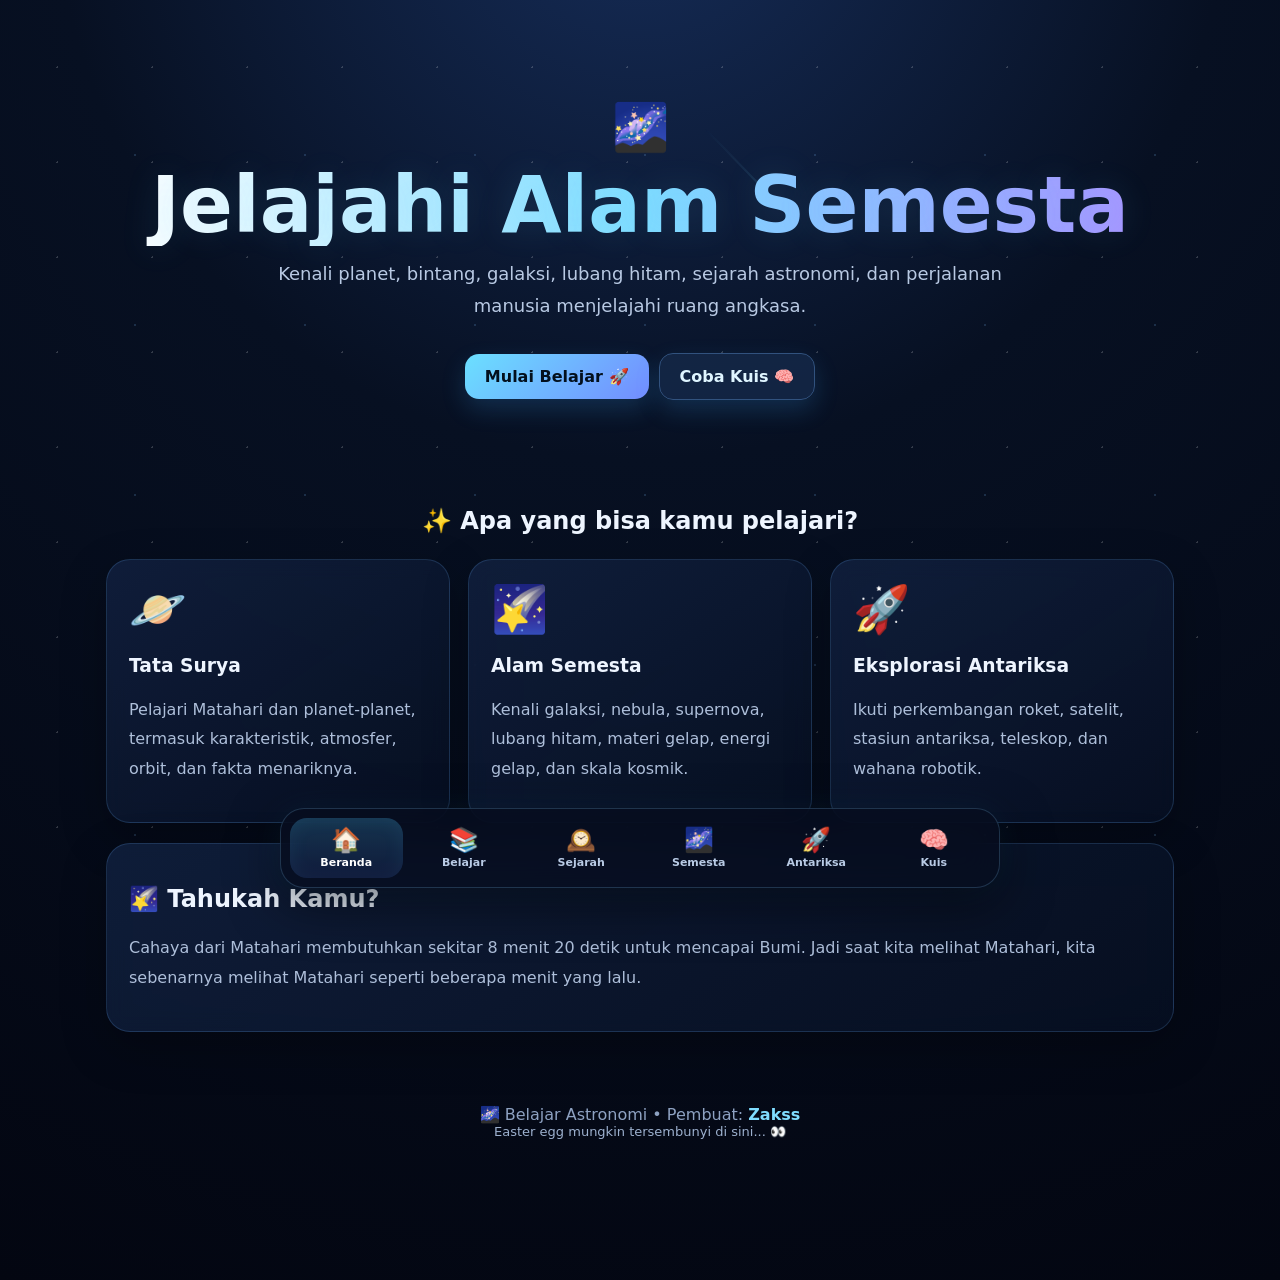
<file: index.html>
<!doctype html><html lang="id"><head>
<meta name="version" content="V8-METEOR-FIX"><meta charset="utf-8"><meta name="viewport" content="width=device-width,initial-scale=1"><title>Belajar Astronomi • Zakss</title><link rel="stylesheet" href="style.css"></head><body><div id="loader" class="loader"><div class="loaderbox"><img src="[data-uri]" alt="Logo Zakss"><h2>🌌 BELAJAR ASTRONOMI</h2><p>Yuk mempelajari luar angkasa<br>Pembuat: Zakss</p></div></div><nav class="bottom-nav"><a href="index.html" class="active"><span class="navicon">🏠</span><span>Beranda</span></a><a href="belajar.html" class=""><span class="navicon">📚</span><span>Belajar</span></a><a href="sejarah.html" class=""><span class="navicon">🕰️</span><span>Sejarah</span></a><a href="alam-semesta.html" class=""><span class="navicon">🌌</span><span>Semesta</span></a><a href="antariksa.html" class=""><span class="navicon">🚀</span><span>Antariksa</span></a><a href="kuis.html" class=""><span class="navicon">🧠</span><span>Kuis</span></a></nav><main class="wrap"><section class="hero"><div class="icon">🌌</div><h1>Jelajahi Alam Semesta</h1><p>Kenali planet, bintang, galaksi, lubang hitam, sejarah astronomi, dan perjalanan manusia menjelajahi ruang angkasa.</p><a class="btn" href="belajar.html">Mulai Belajar 🚀</a><a class="btn alt" href="kuis.html">Coba Kuis 🧠</a></section><h2 class="section-title">✨ Apa yang bisa kamu pelajari?</h2><div class="grid"><div class="card"><div class="icon">🪐</div><h3>Tata Surya</h3><p class="muted">Pelajari Matahari dan planet-planet, termasuk karakteristik, atmosfer, orbit, dan fakta menariknya.</p></div><div class="card"><div class="icon">🌠</div><h3>Alam Semesta</h3><p class="muted">Kenali galaksi, nebula, supernova, lubang hitam, materi gelap, energi gelap, dan skala kosmik.</p></div><div class="card"><div class="icon">🚀</div><h3>Eksplorasi Antariksa</h3><p class="muted">Ikuti perkembangan roket, satelit, stasiun antariksa, teleskop, dan wahana robotik.</p></div></div><div class="card" style="margin-top:20px"><h2>🌠 Tahukah Kamu?</h2><p class="muted">Cahaya dari Matahari membutuhkan sekitar 8 menit 20 detik untuk mencapai Bumi. Jadi saat kita melihat Matahari, kita sebenarnya melihat Matahari seperti beberapa menit yang lalu.</p></div></main><footer class="footer">🌌 Belajar Astronomi • Pembuat: <span class="maker">Zakss</span><div class="small">Easter egg mungkin tersembunyi di sini... 👀</div></footer><div id="egg" class="modal"><div class="modalbox"><div style="font-size:48px">🥚</div><h2>EASTER EGG UNLOCKED!</h2><p class="muted">kenalin gw pacarnya fahira 😭</p><button class="btn" data-close>Tutup</button></div></div><script src="script.js"></script></body></html>
</file>
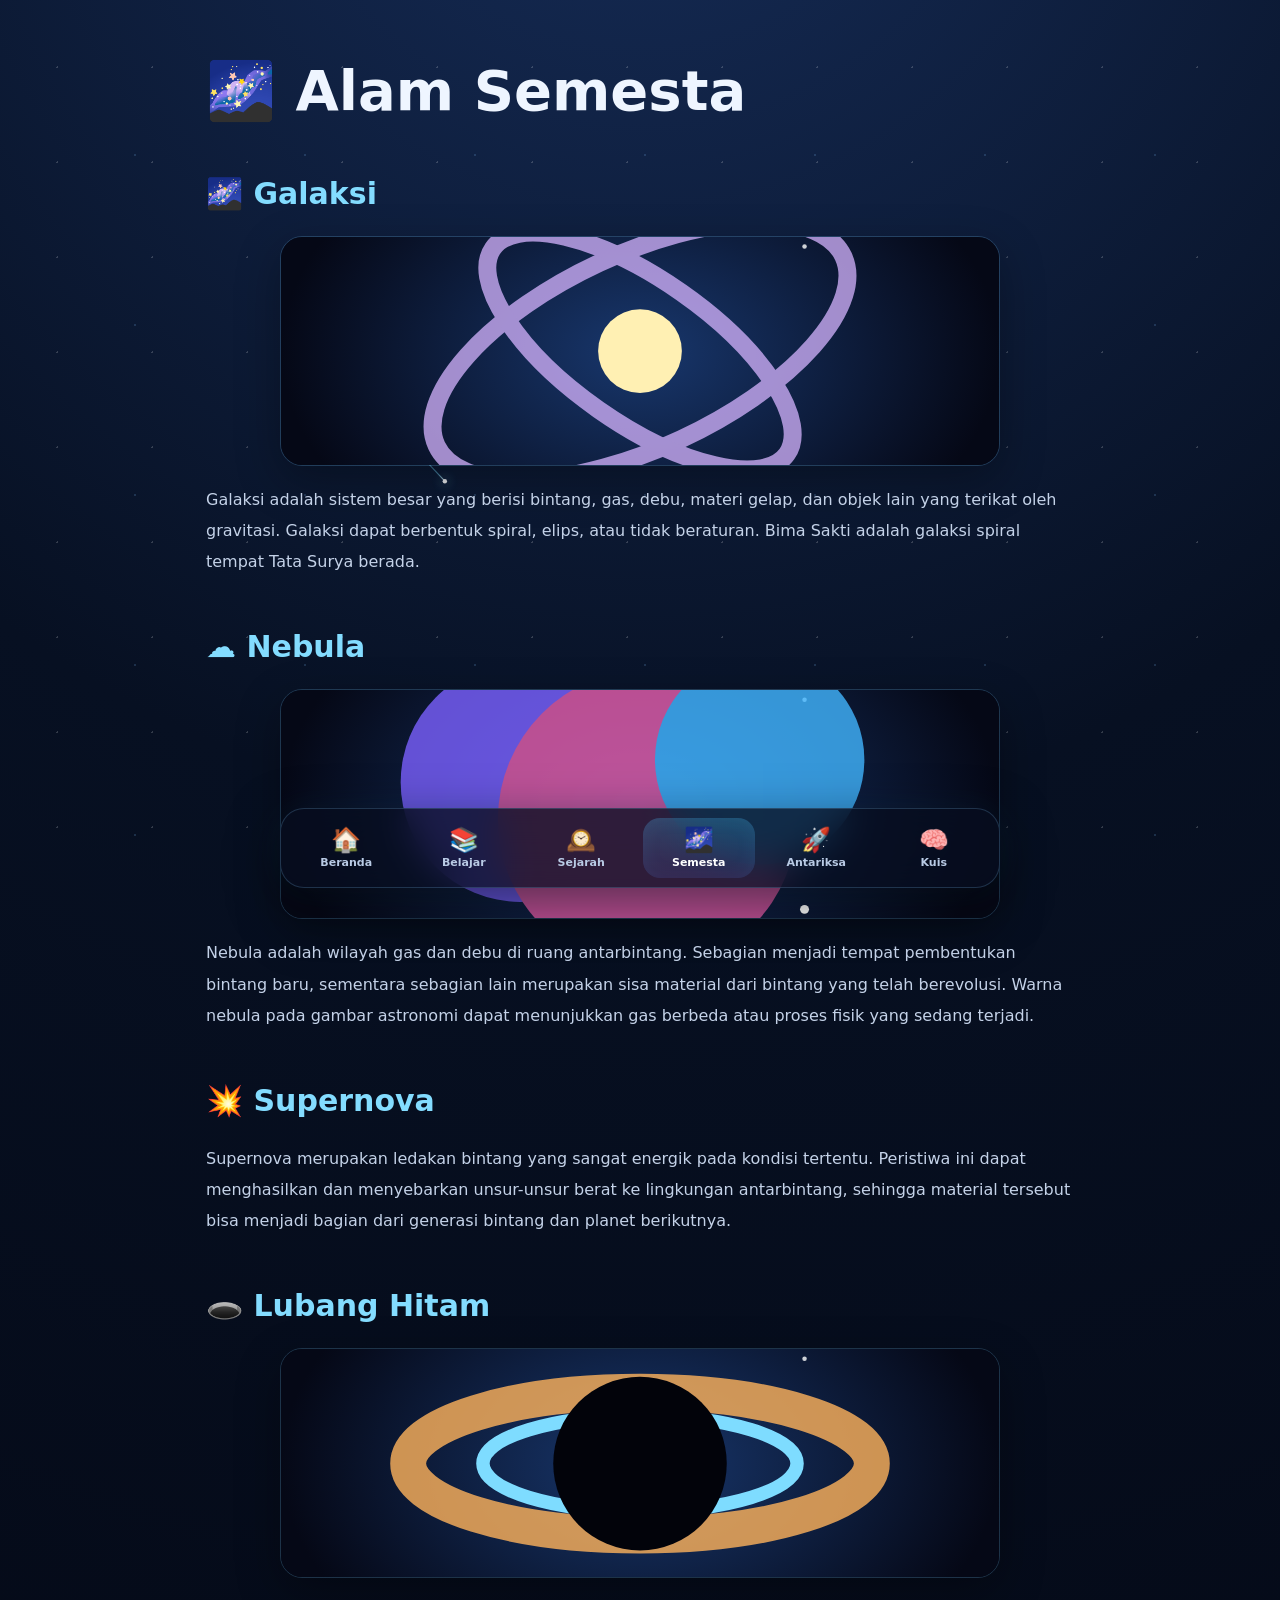
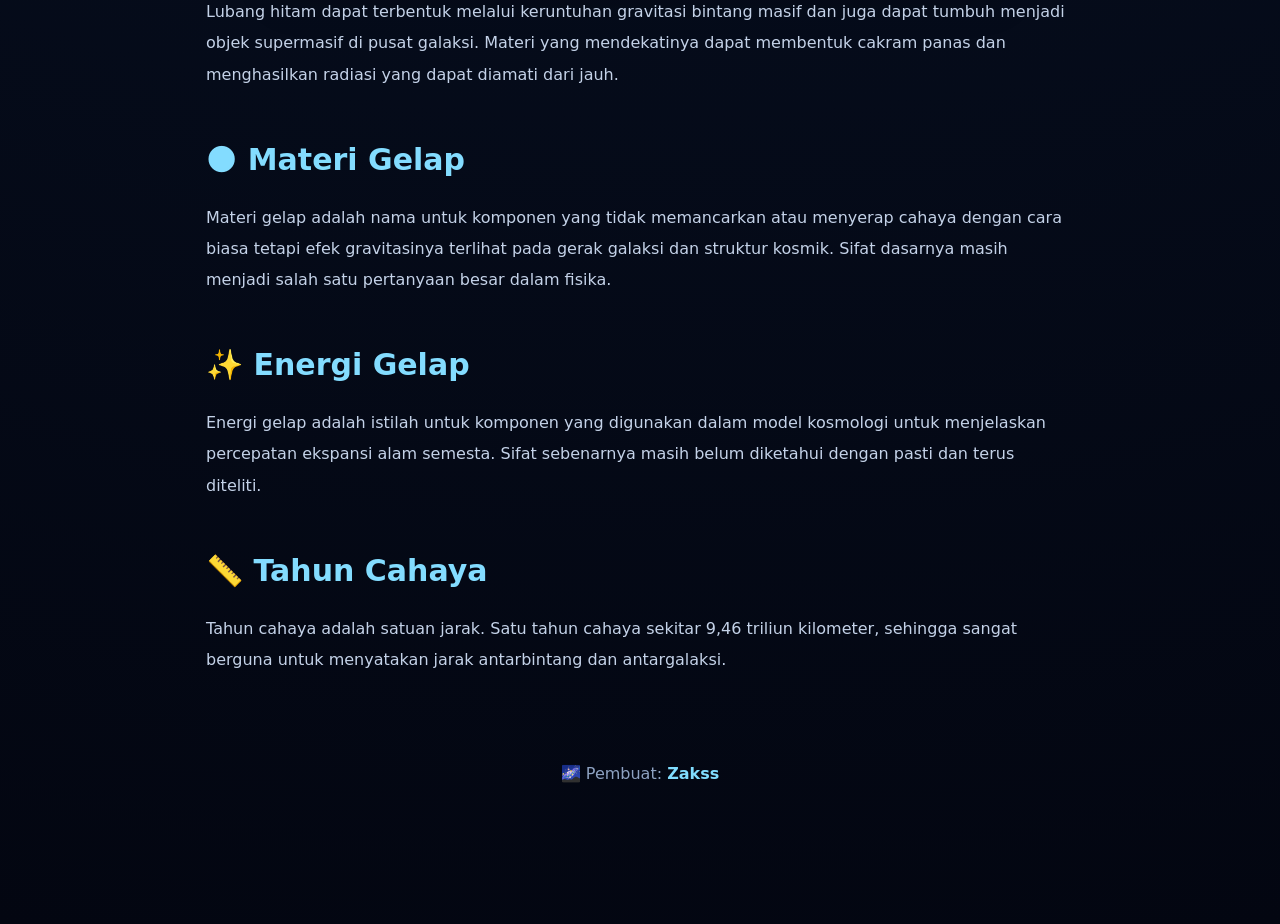
<file: alam-semesta.html>
<!doctype html><html lang="id"><head>
<meta name="version" content="V8-METEOR-FIX"><meta charset="utf-8"><meta name="viewport" content="width=device-width,initial-scale=1"><title>Alam Semesta</title><link rel="stylesheet" href="style.css"></head><body><div id="loader" class="loader"><div class="loaderbox"><img src="[data-uri]" alt="Logo Zakss"><h2>🌌 BELAJAR ASTRONOMI</h2><p>Yuk mempelajari luar angkasa<br>Pembuat: Zakss</p></div></div><nav class="bottom-nav"><a href="index.html" class=""><span class="navicon">🏠</span><span>Beranda</span></a><a href="belajar.html" class=""><span class="navicon">📚</span><span>Belajar</span></a><a href="sejarah.html" class=""><span class="navicon">🕰️</span><span>Sejarah</span></a><a href="alam-semesta.html" class="active"><span class="navicon">🌌</span><span>Semesta</span></a><a href="antariksa.html" class=""><span class="navicon">🚀</span><span>Antariksa</span></a><a href="kuis.html" class=""><span class="navicon">🧠</span><span>Kuis</span></a></nav><main class="wrap article"><h1>🌌 Alam Semesta</h1><h2>🌌 Galaksi</h2><img class="topic-img" src="[data-uri]" alt="Ilustrasi Galaksi"><p>Galaksi adalah sistem besar yang berisi bintang, gas, debu, materi gelap, dan objek lain yang terikat oleh gravitasi. Galaksi dapat berbentuk spiral, elips, atau tidak beraturan. Bima Sakti adalah galaksi spiral tempat Tata Surya berada.</p><h2>☁️ Nebula</h2><img class="topic-img" src="[data-uri]" alt="Ilustrasi Nebula"><p>Nebula adalah wilayah gas dan debu di ruang antarbintang. Sebagian menjadi tempat pembentukan bintang baru, sementara sebagian lain merupakan sisa material dari bintang yang telah berevolusi. Warna nebula pada gambar astronomi dapat menunjukkan gas berbeda atau proses fisik yang sedang terjadi.</p><h2>💥 Supernova</h2><p>Supernova merupakan ledakan bintang yang sangat energik pada kondisi tertentu. Peristiwa ini dapat menghasilkan dan menyebarkan unsur-unsur berat ke lingkungan antarbintang, sehingga material tersebut bisa menjadi bagian dari generasi bintang dan planet berikutnya.</p><h2>🕳️ Lubang Hitam</h2><img class="topic-img" src="[data-uri]" alt="Ilustrasi Lubang Hitam"><p>Lubang hitam dapat terbentuk melalui keruntuhan gravitasi bintang masif dan juga dapat tumbuh menjadi objek supermasif di pusat galaksi. Materi yang mendekatinya dapat membentuk cakram panas dan menghasilkan radiasi yang dapat diamati dari jauh.</p><h2>🌑 Materi Gelap</h2><p>Materi gelap adalah nama untuk komponen yang tidak memancarkan atau menyerap cahaya dengan cara biasa tetapi efek gravitasinya terlihat pada gerak galaksi dan struktur kosmik. Sifat dasarnya masih menjadi salah satu pertanyaan besar dalam fisika.</p><h2>✨ Energi Gelap</h2><p>Energi gelap adalah istilah untuk komponen yang digunakan dalam model kosmologi untuk menjelaskan percepatan ekspansi alam semesta. Sifat sebenarnya masih belum diketahui dengan pasti dan terus diteliti.</p><h2>📏 Tahun Cahaya</h2><p>Tahun cahaya adalah satuan jarak. Satu tahun cahaya sekitar 9,46 triliun kilometer, sehingga sangat berguna untuk menyatakan jarak antarbintang dan antargalaksi.</p></main><footer class="footer">🌌 Pembuat: <span class="maker">Zakss</span></footer><div id="egg" class="modal"><div class="modalbox"><h2>🥚 EASTER EGG</h2><p>kenalin gw pacarnya fahira 😭</p><button class="btn" data-close>Tutup</button></div></div><script src="script.js"></script></body></html>
</file>
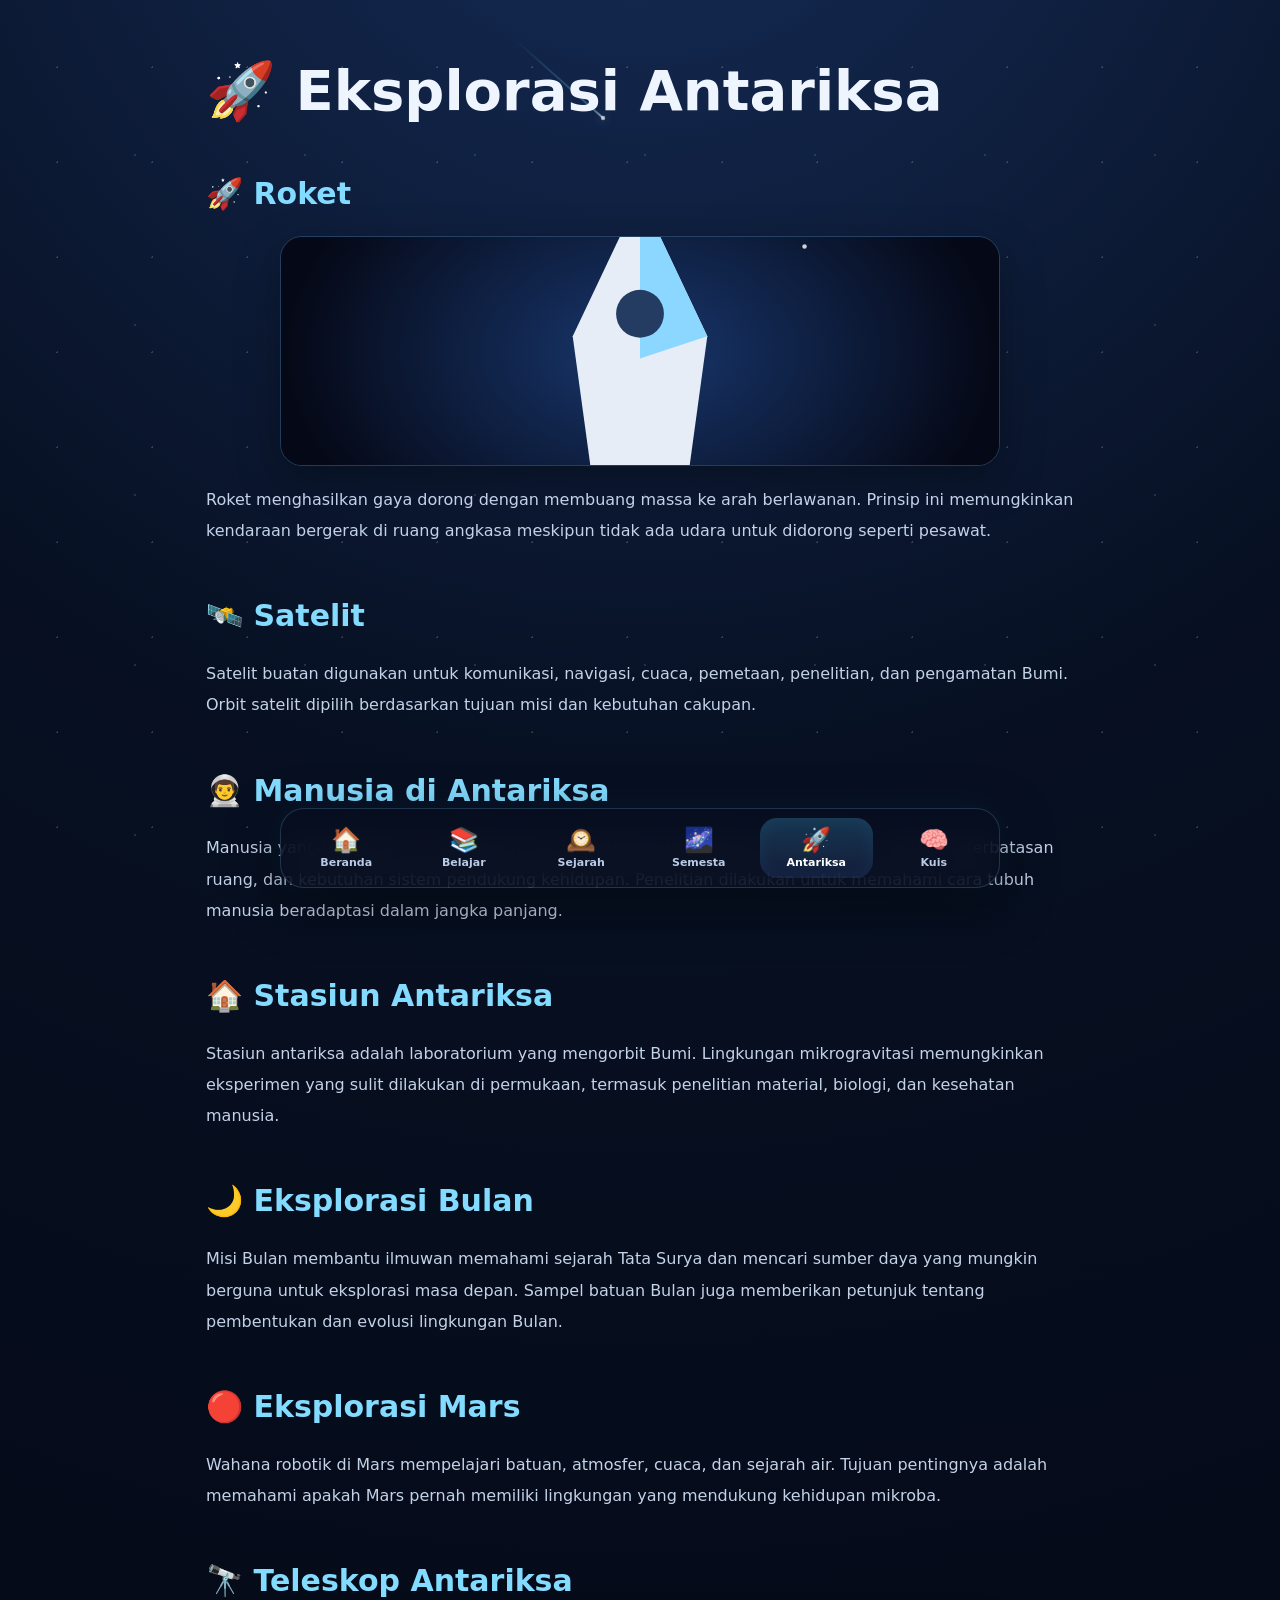
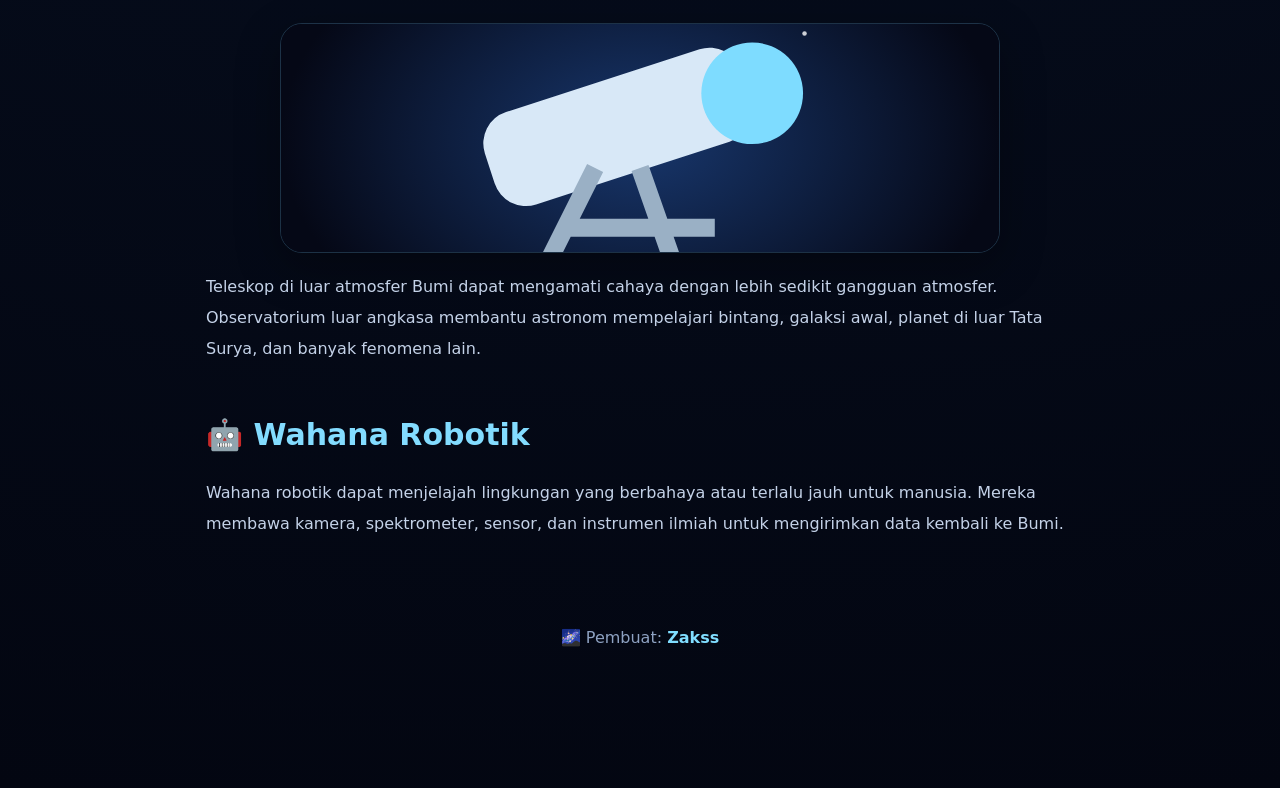
<file: antariksa.html>
<!doctype html><html lang="id"><head>
<meta name="version" content="V8-METEOR-FIX"><meta charset="utf-8"><meta name="viewport" content="width=device-width,initial-scale=1"><title>Eksplorasi Antariksa</title><link rel="stylesheet" href="style.css"></head><body><div id="loader" class="loader"><div class="loaderbox"><img src="[data-uri]" alt="Logo Zakss"><h2>🌌 BELAJAR ASTRONOMI</h2><p>Yuk mempelajari luar angkasa<br>Pembuat: Zakss</p></div></div><nav class="bottom-nav"><a href="index.html" class=""><span class="navicon">🏠</span><span>Beranda</span></a><a href="belajar.html" class=""><span class="navicon">📚</span><span>Belajar</span></a><a href="sejarah.html" class=""><span class="navicon">🕰️</span><span>Sejarah</span></a><a href="alam-semesta.html" class=""><span class="navicon">🌌</span><span>Semesta</span></a><a href="antariksa.html" class="active"><span class="navicon">🚀</span><span>Antariksa</span></a><a href="kuis.html" class=""><span class="navicon">🧠</span><span>Kuis</span></a></nav><main class="wrap article"><h1>🚀 Eksplorasi Antariksa</h1><h2>🚀 Roket</h2><img class="topic-img" src="[data-uri]" alt="Ilustrasi Roket"><p>Roket menghasilkan gaya dorong dengan membuang massa ke arah berlawanan. Prinsip ini memungkinkan kendaraan bergerak di ruang angkasa meskipun tidak ada udara untuk didorong seperti pesawat.</p><h2>🛰️ Satelit</h2><p>Satelit buatan digunakan untuk komunikasi, navigasi, cuaca, pemetaan, penelitian, dan pengamatan Bumi. Orbit satelit dipilih berdasarkan tujuan misi dan kebutuhan cakupan.</p><h2>👨‍🚀 Manusia di Antariksa</h2><p>Manusia yang tinggal di luar angkasa harus menghadapi lingkungan mikrogravitasi, radiasi, keterbatasan ruang, dan kebutuhan sistem pendukung kehidupan. Penelitian dilakukan untuk memahami cara tubuh manusia beradaptasi dalam jangka panjang.</p><h2>🏠 Stasiun Antariksa</h2><p>Stasiun antariksa adalah laboratorium yang mengorbit Bumi. Lingkungan mikrogravitasi memungkinkan eksperimen yang sulit dilakukan di permukaan, termasuk penelitian material, biologi, dan kesehatan manusia.</p><h2>🌙 Eksplorasi Bulan</h2><p>Misi Bulan membantu ilmuwan memahami sejarah Tata Surya dan mencari sumber daya yang mungkin berguna untuk eksplorasi masa depan. Sampel batuan Bulan juga memberikan petunjuk tentang pembentukan dan evolusi lingkungan Bulan.</p><h2>🔴 Eksplorasi Mars</h2><p>Wahana robotik di Mars mempelajari batuan, atmosfer, cuaca, dan sejarah air. Tujuan pentingnya adalah memahami apakah Mars pernah memiliki lingkungan yang mendukung kehidupan mikroba.</p><h2>🔭 Teleskop Antariksa</h2><img class="topic-img" src="[data-uri]" alt="Ilustrasi Teleskop Antariksa"><p>Teleskop di luar atmosfer Bumi dapat mengamati cahaya dengan lebih sedikit gangguan atmosfer. Observatorium luar angkasa membantu astronom mempelajari bintang, galaksi awal, planet di luar Tata Surya, dan banyak fenomena lain.</p><h2>🤖 Wahana Robotik</h2><p>Wahana robotik dapat menjelajah lingkungan yang berbahaya atau terlalu jauh untuk manusia. Mereka membawa kamera, spektrometer, sensor, dan instrumen ilmiah untuk mengirimkan data kembali ke Bumi.</p></main><footer class="footer">🌌 Pembuat: <span class="maker">Zakss</span></footer><div id="egg" class="modal"><div class="modalbox"><h2>🥚 EASTER EGG</h2><p>kenalin gw pacarnya fahira 😭</p><button class="btn" data-close>Tutup</button></div></div><script src="script.js"></script></body></html>
</file>
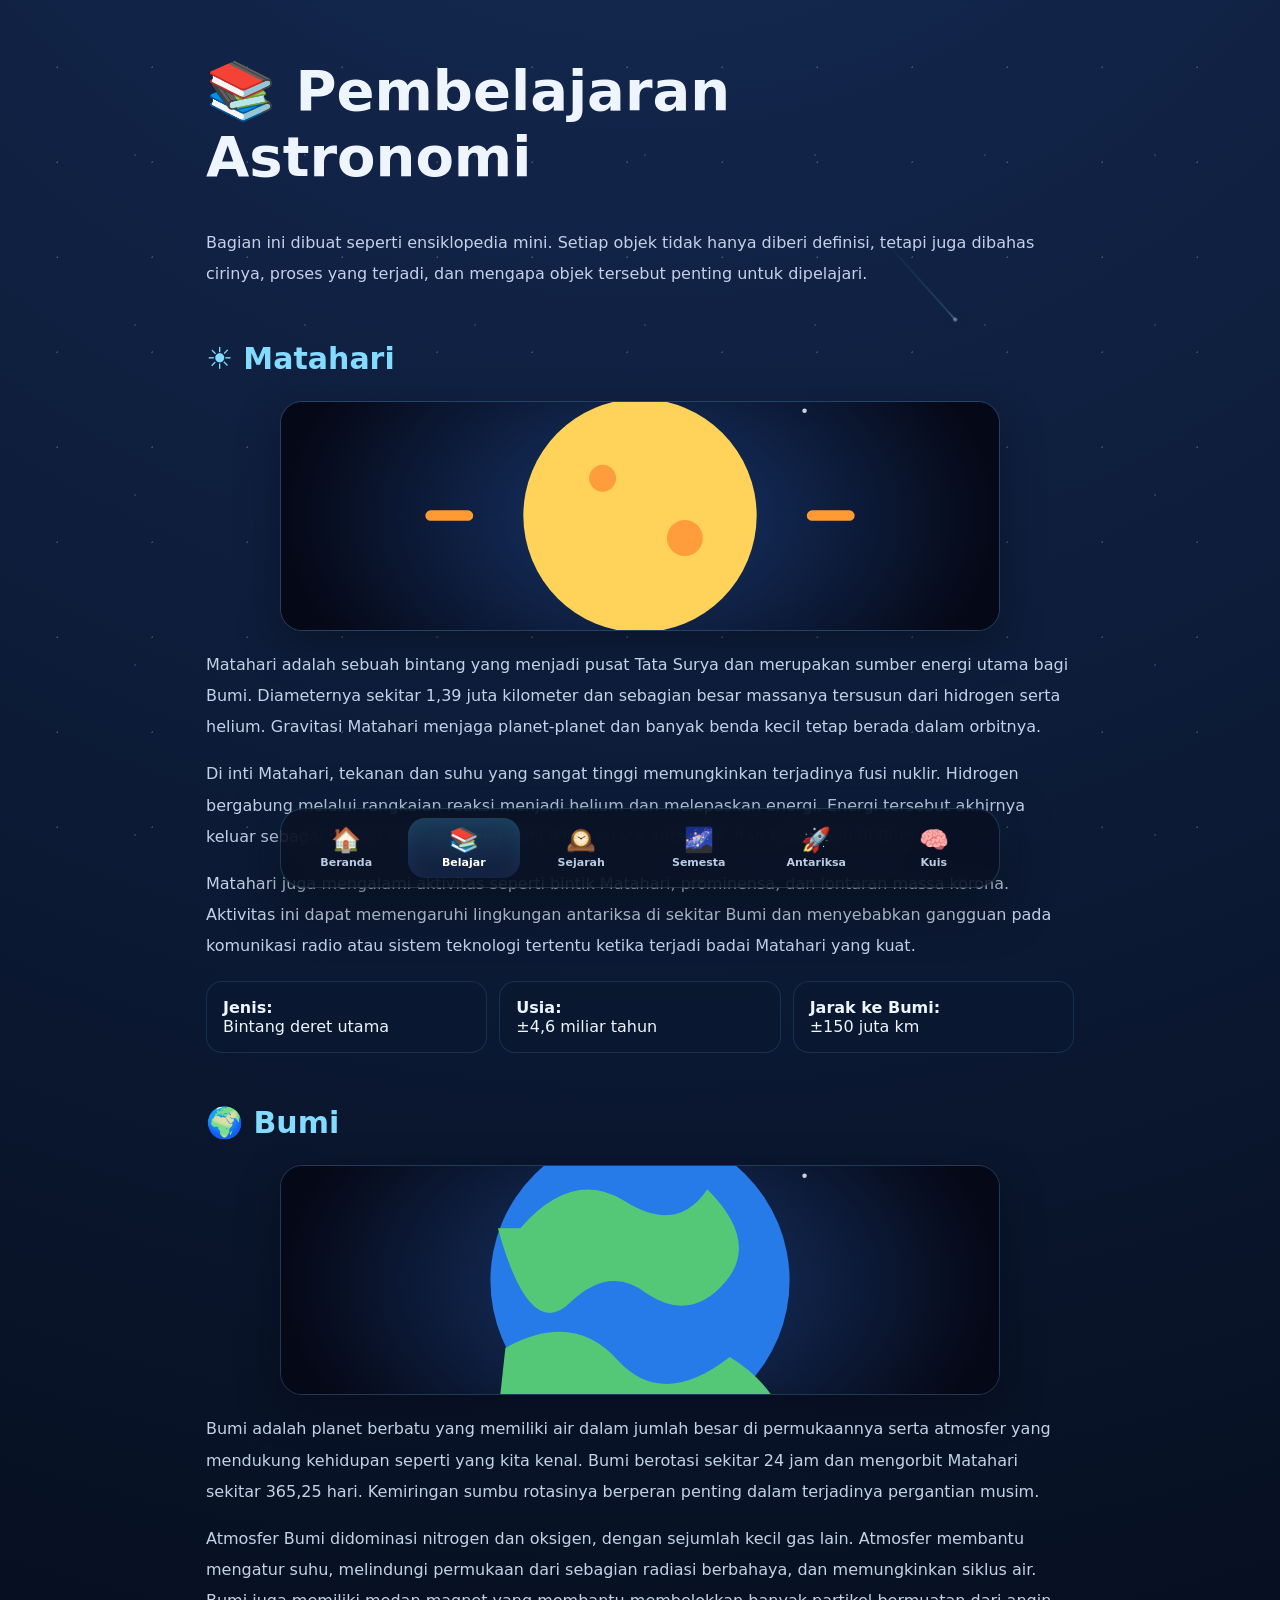
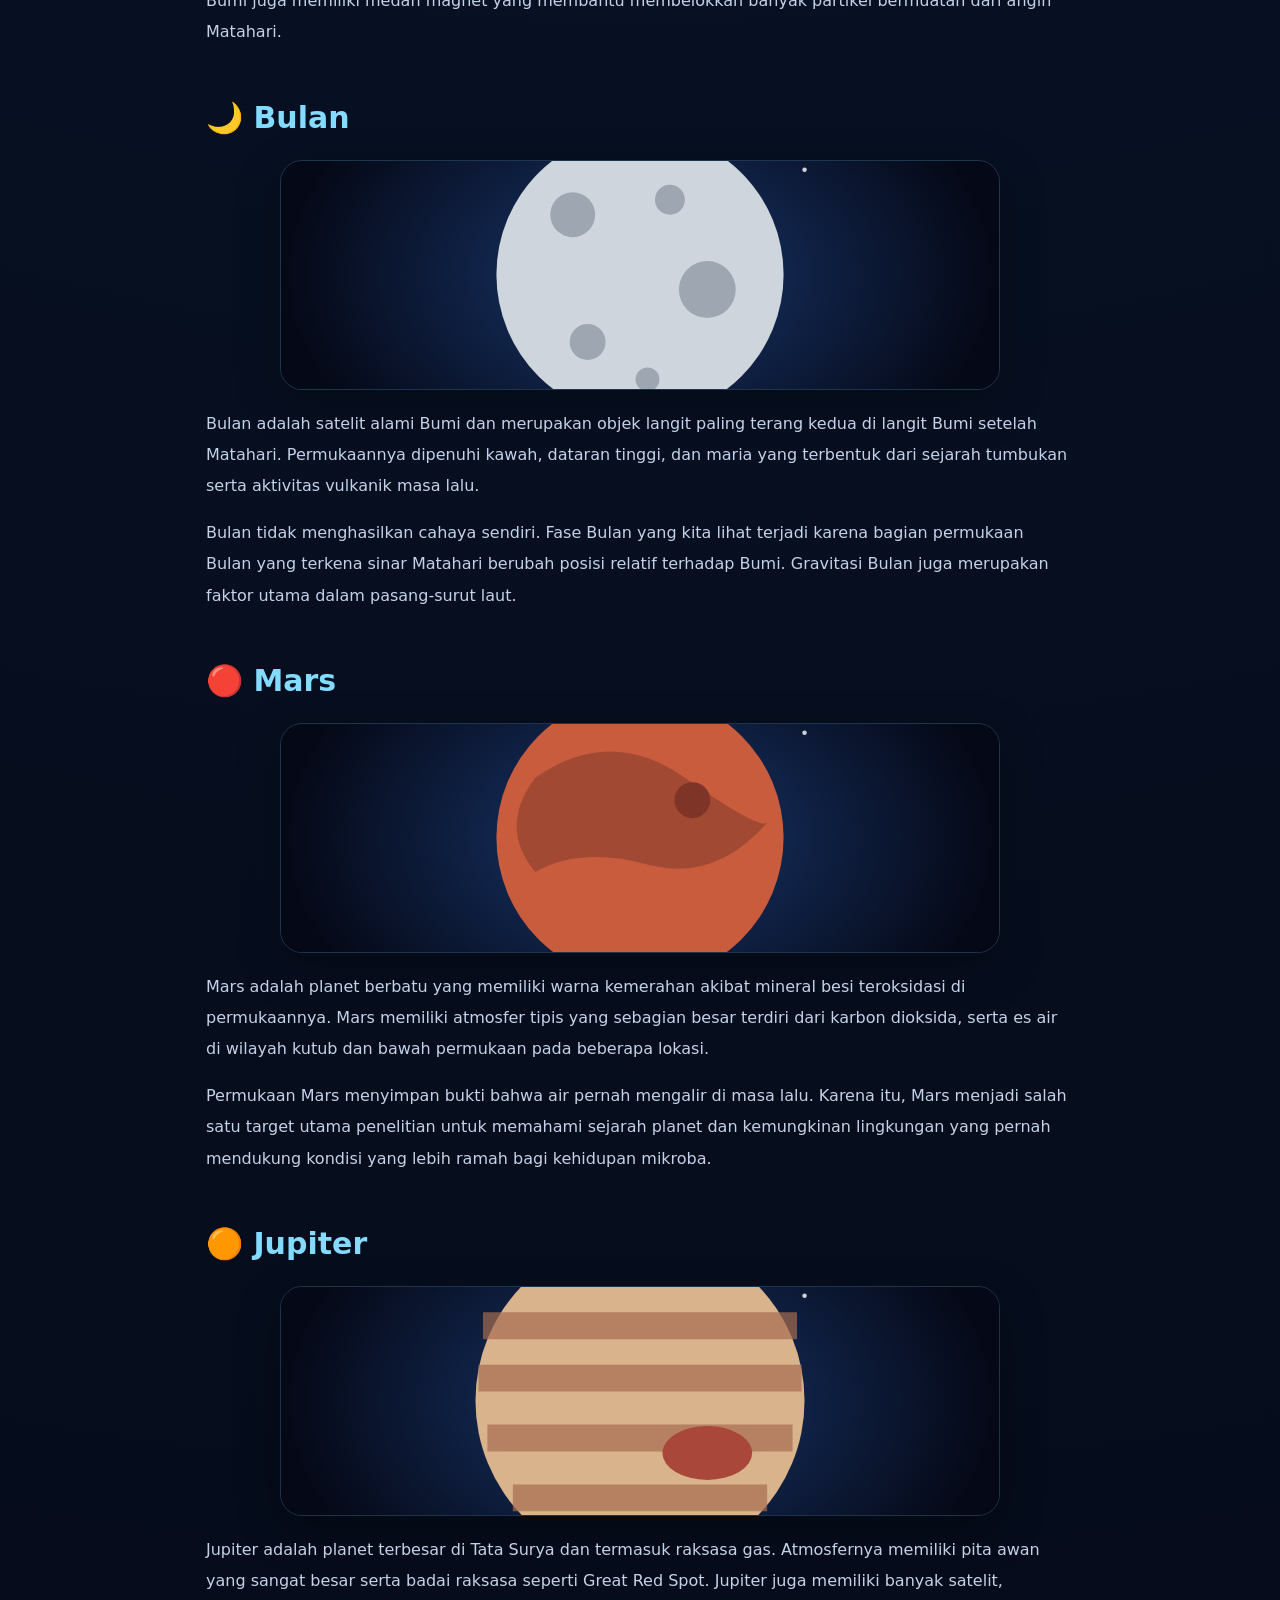
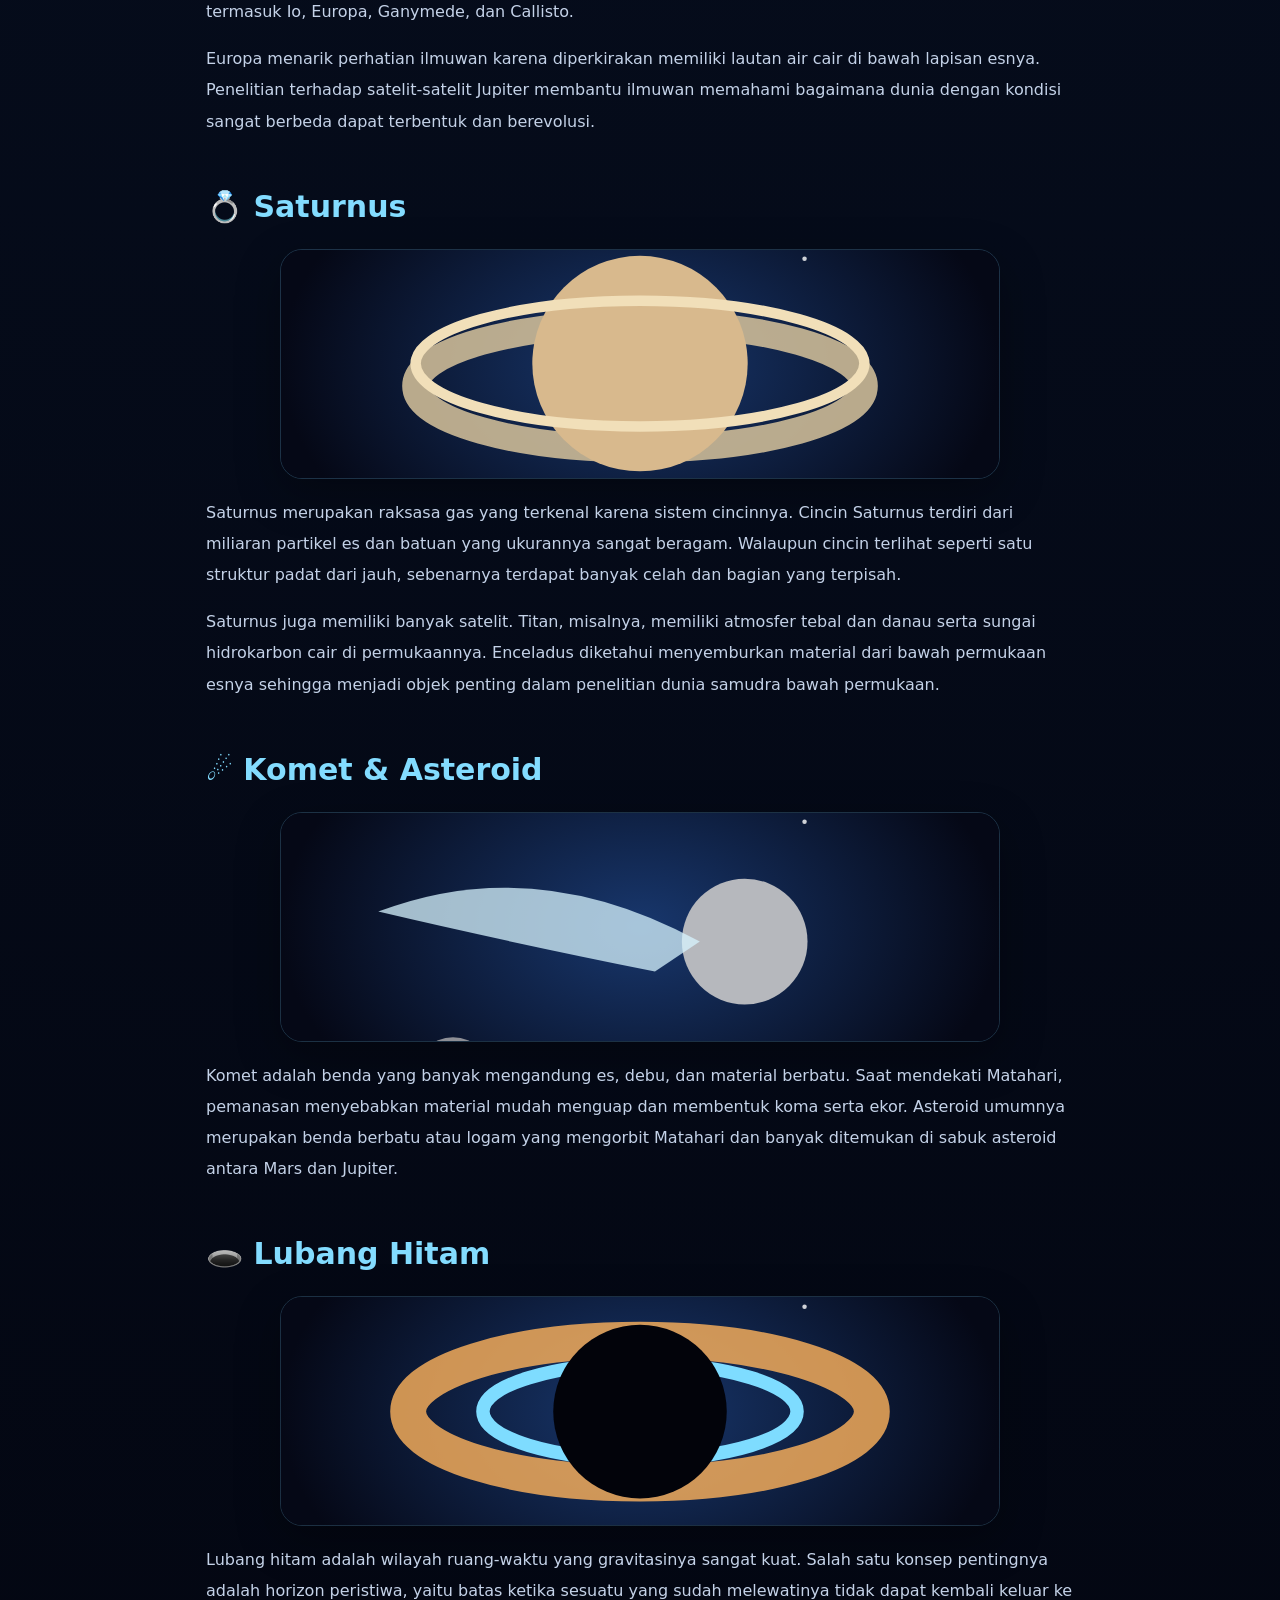
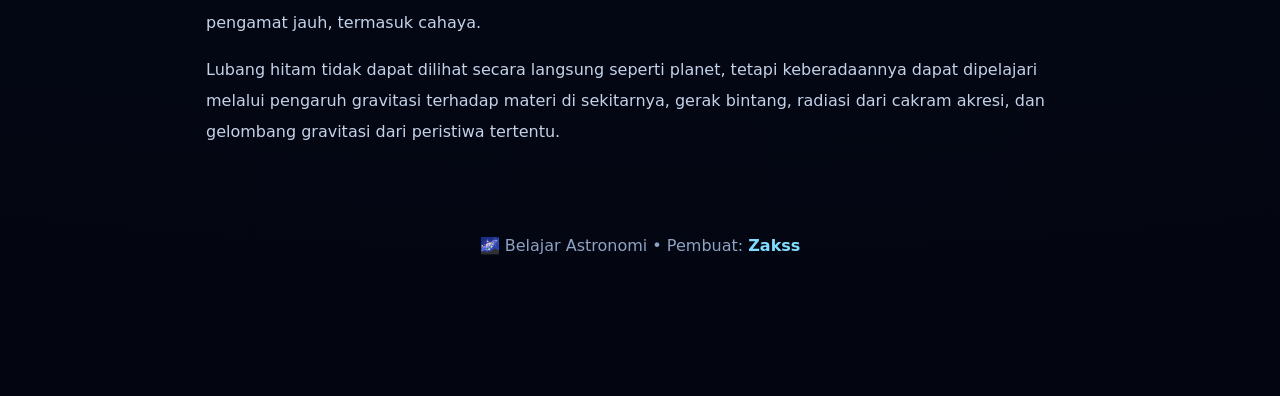
<file: belajar.html>
<!doctype html><html lang="id"><head>
<meta name="version" content="V8-METEOR-FIX"><meta charset="utf-8"><meta name="viewport" content="width=device-width,initial-scale=1"><title>Pembelajaran • Zakss</title><link rel="stylesheet" href="style.css"></head><body><div id="loader" class="loader"><div class="loaderbox"><img src="[data-uri]" alt="Logo Zakss"><h2>🌌 BELAJAR ASTRONOMI</h2><p>Yuk mempelajari luar angkasa<br>Pembuat: Zakss</p></div></div><nav class="bottom-nav"><a href="index.html" class=""><span class="navicon">🏠</span><span>Beranda</span></a><a href="belajar.html" class="active"><span class="navicon">📚</span><span>Belajar</span></a><a href="sejarah.html" class=""><span class="navicon">🕰️</span><span>Sejarah</span></a><a href="alam-semesta.html" class=""><span class="navicon">🌌</span><span>Semesta</span></a><a href="antariksa.html" class=""><span class="navicon">🚀</span><span>Antariksa</span></a><a href="kuis.html" class=""><span class="navicon">🧠</span><span>Kuis</span></a></nav><main class="wrap article"><h1>📚 Pembelajaran Astronomi</h1><p class="muted">Bagian ini dibuat seperti ensiklopedia mini. Setiap objek tidak hanya diberi definisi, tetapi juga dibahas cirinya, proses yang terjadi, dan mengapa objek tersebut penting untuk dipelajari.</p><h2>☀️ Matahari</h2><img class="topic-img" src="[data-uri]" alt="Ilustrasi  Matahari"><p>Matahari adalah sebuah bintang yang menjadi pusat Tata Surya dan merupakan sumber energi utama bagi Bumi. Diameternya sekitar 1,39 juta kilometer dan sebagian besar massanya tersusun dari hidrogen serta helium. Gravitasi Matahari menjaga planet-planet dan banyak benda kecil tetap berada dalam orbitnya.</p><p>Di inti Matahari, tekanan dan suhu yang sangat tinggi memungkinkan terjadinya fusi nuklir. Hidrogen bergabung melalui rangkaian reaksi menjadi helium dan melepaskan energi. Energi tersebut akhirnya keluar sebagai radiasi yang memengaruhi iklim, cuaca antariksa, dan kehidupan di Bumi.</p><p>Matahari juga mengalami aktivitas seperti bintik Matahari, prominensa, dan lontaran massa korona. Aktivitas ini dapat memengaruhi lingkungan antariksa di sekitar Bumi dan menyebabkan gangguan pada komunikasi radio atau sistem teknologi tertentu ketika terjadi badai Matahari yang kuat.</p><div class="facts"><div class="fact"><b>Jenis:</b><br>Bintang deret utama</div><div class="fact"><b>Usia:</b><br>±4,6 miliar tahun</div><div class="fact"><b>Jarak ke Bumi:</b><br>±150 juta km</div></div><h2>🌍 Bumi</h2><img class="topic-img" src="[data-uri]" alt="Ilustrasi Bumi"><p>Bumi adalah planet berbatu yang memiliki air dalam jumlah besar di permukaannya serta atmosfer yang mendukung kehidupan seperti yang kita kenal. Bumi berotasi sekitar 24 jam dan mengorbit Matahari sekitar 365,25 hari. Kemiringan sumbu rotasinya berperan penting dalam terjadinya pergantian musim.</p><p>Atmosfer Bumi didominasi nitrogen dan oksigen, dengan sejumlah kecil gas lain. Atmosfer membantu mengatur suhu, melindungi permukaan dari sebagian radiasi berbahaya, dan memungkinkan siklus air. Bumi juga memiliki medan magnet yang membantu membelokkan banyak partikel bermuatan dari angin Matahari.</p><h2>🌙 Bulan</h2><img class="topic-img" src="[data-uri]" alt="Ilustrasi Bulan"><p>Bulan adalah satelit alami Bumi dan merupakan objek langit paling terang kedua di langit Bumi setelah Matahari. Permukaannya dipenuhi kawah, dataran tinggi, dan maria yang terbentuk dari sejarah tumbukan serta aktivitas vulkanik masa lalu.</p><p>Bulan tidak menghasilkan cahaya sendiri. Fase Bulan yang kita lihat terjadi karena bagian permukaan Bulan yang terkena sinar Matahari berubah posisi relatif terhadap Bumi. Gravitasi Bulan juga merupakan faktor utama dalam pasang-surut laut.</p><h2>🔴 Mars</h2><img class="topic-img" src="[data-uri]" alt="Ilustrasi Mars"><p>Mars adalah planet berbatu yang memiliki warna kemerahan akibat mineral besi teroksidasi di permukaannya. Mars memiliki atmosfer tipis yang sebagian besar terdiri dari karbon dioksida, serta es air di wilayah kutub dan bawah permukaan pada beberapa lokasi.</p><p>Permukaan Mars menyimpan bukti bahwa air pernah mengalir di masa lalu. Karena itu, Mars menjadi salah satu target utama penelitian untuk memahami sejarah planet dan kemungkinan lingkungan yang pernah mendukung kondisi yang lebih ramah bagi kehidupan mikroba.</p><h2>🟠 Jupiter</h2><img class="topic-img" src="[data-uri]" alt="Ilustrasi Jupiter"><p>Jupiter adalah planet terbesar di Tata Surya dan termasuk raksasa gas. Atmosfernya memiliki pita awan yang sangat besar serta badai raksasa seperti Great Red Spot. Jupiter juga memiliki banyak satelit, termasuk Io, Europa, Ganymede, dan Callisto.</p><p>Europa menarik perhatian ilmuwan karena diperkirakan memiliki lautan air cair di bawah lapisan esnya. Penelitian terhadap satelit-satelit Jupiter membantu ilmuwan memahami bagaimana dunia dengan kondisi sangat berbeda dapat terbentuk dan berevolusi.</p><h2>💍 Saturnus</h2><img class="topic-img" src="[data-uri]" alt="Ilustrasi Saturnus"><p>Saturnus merupakan raksasa gas yang terkenal karena sistem cincinnya. Cincin Saturnus terdiri dari miliaran partikel es dan batuan yang ukurannya sangat beragam. Walaupun cincin terlihat seperti satu struktur padat dari jauh, sebenarnya terdapat banyak celah dan bagian yang terpisah.</p><p>Saturnus juga memiliki banyak satelit. Titan, misalnya, memiliki atmosfer tebal dan danau serta sungai hidrokarbon cair di permukaannya. Enceladus diketahui menyemburkan material dari bawah permukaan esnya sehingga menjadi objek penting dalam penelitian dunia samudra bawah permukaan.</p><h2>☄️ Komet & Asteroid</h2><img class="topic-img" src="[data-uri]" alt="Ilustrasi  Komet & Asteroid"><p>Komet adalah benda yang banyak mengandung es, debu, dan material berbatu. Saat mendekati Matahari, pemanasan menyebabkan material mudah menguap dan membentuk koma serta ekor. Asteroid umumnya merupakan benda berbatu atau logam yang mengorbit Matahari dan banyak ditemukan di sabuk asteroid antara Mars dan Jupiter.</p><h2>🕳️ Lubang Hitam</h2><img class="topic-img" src="[data-uri]" alt="Ilustrasi  Lubang Hitam"><p>Lubang hitam adalah wilayah ruang-waktu yang gravitasinya sangat kuat. Salah satu konsep pentingnya adalah horizon peristiwa, yaitu batas ketika sesuatu yang sudah melewatinya tidak dapat kembali keluar ke pengamat jauh, termasuk cahaya.</p><p>Lubang hitam tidak dapat dilihat secara langsung seperti planet, tetapi keberadaannya dapat dipelajari melalui pengaruh gravitasi terhadap materi di sekitarnya, gerak bintang, radiasi dari cakram akresi, dan gelombang gravitasi dari peristiwa tertentu.</p></main><footer class="footer">🌌 Belajar Astronomi • Pembuat: <span class="maker">Zakss</span></footer><div id="egg" class="modal"><div class="modalbox"><h2>🥚 EASTER EGG</h2><p>kenalin gw pacarnya fahira 😭</p><button class="btn" data-close>Tutup</button></div></div><script src="script.js"></script></body></html>
</file>
<file: style.css>
*{box-sizing:border-box}html{scroll-behavior:smooth}body{margin:0;font-family:Inter,system-ui,-apple-system,Segoe UI,Arial,sans-serif;color:#eef5ff;background:radial-gradient(circle at 50% -10%,#162d59 0,#071022 38%,#030611 100%);overflow-x:hidden;min-height:100vh;padding-bottom:96px}body:before{content:"";position:fixed;inset:0;pointer-events:none;background-image:radial-gradient(#fff 1px,transparent 1px),radial-gradient(#7fbfff 1px,transparent 1px);background-size:95px 95px,170px 170px;background-position:10px 20px,50px 70px;opacity:.18;z-index:-5}8%{opacity:1}70%{opacity:1}100%{opacity:0;transform:translate(var(--mx),var(--my)) scale(1.15) rotate(-35deg)}}.nav{display:none}.bottom-nav{position:fixed;left:50%;bottom:12px;transform:translateX(-50%);width:min(720px,calc(100% - 20px));z-index:40;display:grid;grid-template-columns:repeat(6,1fr);gap:5px;padding:9px;background:rgba(7,14,31,.78);backdrop-filter:blur(18px);border:1px solid rgba(128,205,255,.2);border-radius:24px;box-shadow:0 15px 50px rgba(0,0,0,.5),0 0 35px rgba(63,180,255,.08)}.bottom-nav a{color:#b9cbe5;text-decoration:none;display:flex;flex-direction:column;align-items:center;justify-content:center;gap:4px;min-height:60px;border-radius:17px;font-size:11px;font-weight:700;transition:.2s}.bottom-nav a span{white-space:nowrap}.bottom-nav .navicon{font-family:system-ui,"Segoe UI Emoji",sans-serif}.bottom-nav a:hover,.bottom-nav a.active{background:linear-gradient(180deg,rgba(75,196,255,.22),rgba(92,115,255,.1));color:#fff;box-shadow:inset 0 0 20px rgba(86,203,255,.08)}.bottom-nav a .navicon{font-size:24px;line-height:1}.wrap{max-width:1100px;margin:auto;padding:28px 16px}.hero{text-align:center;padding:72px 10px 48px}.hero h1{font-size:clamp(42px,8vw,78px);line-height:1.02;margin:12px 0;background:linear-gradient(90deg,#fff,#7edcff,#a990ff);-webkit-background-clip:text;color:transparent;text-shadow:0 0 35px rgba(95,205,255,.12)}.hero p{max-width:760px;margin:0 auto 26px;color:#b8c9e3;font-size:18px;line-height:1.8}.btn{display:inline-flex;align-items:center;justify-content:center;background:linear-gradient(135deg,#6be0ff,#738cff);color:#03101d;border:0;padding:13px 20px;border-radius:14px;text-decoration:none;font-weight:850;margin:5px;cursor:pointer;box-shadow:0 10px 25px rgba(62,174,255,.18);transition:.2s}.btn:hover{transform:translateY(-2px);filter:brightness(1.08)}.btn.alt{background:rgba(21,39,70,.9);color:#dff5ff;border:1px solid #31527e}.grid{display:grid;grid-template-columns:repeat(auto-fit,minmax(230px,1fr));gap:18px}.card{background:linear-gradient(145deg,rgba(18,34,66,.78),rgba(7,16,35,.76));border:1px solid rgba(111,184,255,.18);border-radius:24px;padding:22px;box-shadow:0 16px 45px rgba(0,0,0,.25);transition:.25s;backdrop-filter:blur(10px)}.card:hover{transform:translateY(-6px);border-color:rgba(100,210,255,.45);box-shadow:0 20px 55px rgba(0,0,0,.35),0 0 35px rgba(65,181,255,.08)}.icon{font-size:46px}.muted{color:#aebfda;line-height:1.85}.section-title{text-align:center;margin:54px 0 24px}.article{max-width:900px}.article>h1{font-size:clamp(34px,6vw,56px);margin-top:30px}.article h2{margin-top:52px;color:#83dcff;font-size:30px}.article p,.article li{color:#c4d2e8;line-height:1.95;font-size:16px}.topic-img{width:100%;max-width:720px;height:230px;object-fit:cover;display:block;margin:18px auto;border-radius:22px;border:1px solid rgba(125,210,255,.2);box-shadow:0 15px 45px rgba(0,0,0,.3)}.facts{display:grid;grid-template-columns:repeat(auto-fit,minmax(180px,1fr));gap:12px;margin:20px 0}.fact{padding:16px;border-radius:16px;background:rgba(10,24,49,.75);border:1px solid rgba(80,160,230,.18)}.quiz{max-width:850px;margin:auto}.q{margin:18px 0;padding:21px;border:1px solid rgba(75,155,225,.2);border-radius:20px;background:rgba(8,19,40,.78);box-shadow:0 10px 30px rgba(0,0,0,.18)}.q b{line-height:1.6}.q label{display:block;margin:10px 0;padding:13px 14px;border-radius:13px;background:rgba(15,34,64,.9);cursor:pointer;border:1px solid transparent;transition:.18s}.q label:hover{background:#18365e;border-color:#3f74a8}.q input{accent-color:#69d9ff}.result{margin-top:22px}.result-item{padding:18px;border-radius:18px;margin:12px 0;border:1px solid}.correct{border-color:#2eaa79;background:rgba(25,104,73,.2)}.wrong{border-color:#c4586c;background:rgba(112,31,46,.2)}.small{font-size:13px;color:#9db1cf}.footer{text-align:center;padding:45px 15px;color:#8ea2c2}.maker{color:#80ddff;font-weight:800;cursor:pointer}.modal{position:fixed;inset:0;background:rgba(0,0,0,.75);display:none;align-items:center;justify-content:center;z-index:60;padding:20px}.modal.show{display:flex}.modalbox{max-width:440px;text-align:center;background:#0a1630;border:1px solid #3b6595;border-radius:24px;padding:28px;box-shadow:0 0 60px rgba(73,177,255,.2)}.loader{position:fixed;inset:0;background:radial-gradient(circle at center,#0c2144 0,#030612 55%,#01030a 100%);display:flex;align-items:center;justify-content:center;z-index:100;transition:.7s}.loader.hide{opacity:0;pointer-events:none}.loaderbox{text-align:center}.loader img{width:132px;height:132px;border-radius:50%;object-fit:cover;border:3px solid #8ce4ff;box-shadow:0 0 25px #37bfff,0 0 75px rgba(55,191,255,.35);animation:pulse 1.5s infinite}.loaderbox h2{margin:20px 0 6px;font-size:24px}.loaderbox p{color:#9eb3d1;line-height:1.7}@keyframes pulse{50%{transform:scale(1.06);box-shadow:0 0 45px #37bfff,0 0 95px rgba(55,191,255,.35)}}@media(max-width:600px){body{padding-bottom:94px}.wrap{padding:20px 12px}.hero{padding:48px 6px 34px}.hero p{font-size:16px}.bottom-nav{bottom:8px;width:calc(100% - 10px);padding:7px 5px;border-radius:20px}.bottom-nav a{min-height:62px;font-size:9.5px;gap:3px}.bottom-nav a .navicon{font-size:22px}.article h2{font-size:25px;margin-top:42px}.article p{font-size:15.5px}.topic-img{height:190px;border-radius:18px}.card{border-radius:20px}}
@media(prefers-reduced-motion:reduce){*,*:before,*:after{scroll-behavior:auto!important;animation:none!important;transition:none!important}}

#meteorCanvas{opacity:.9}
</file>
